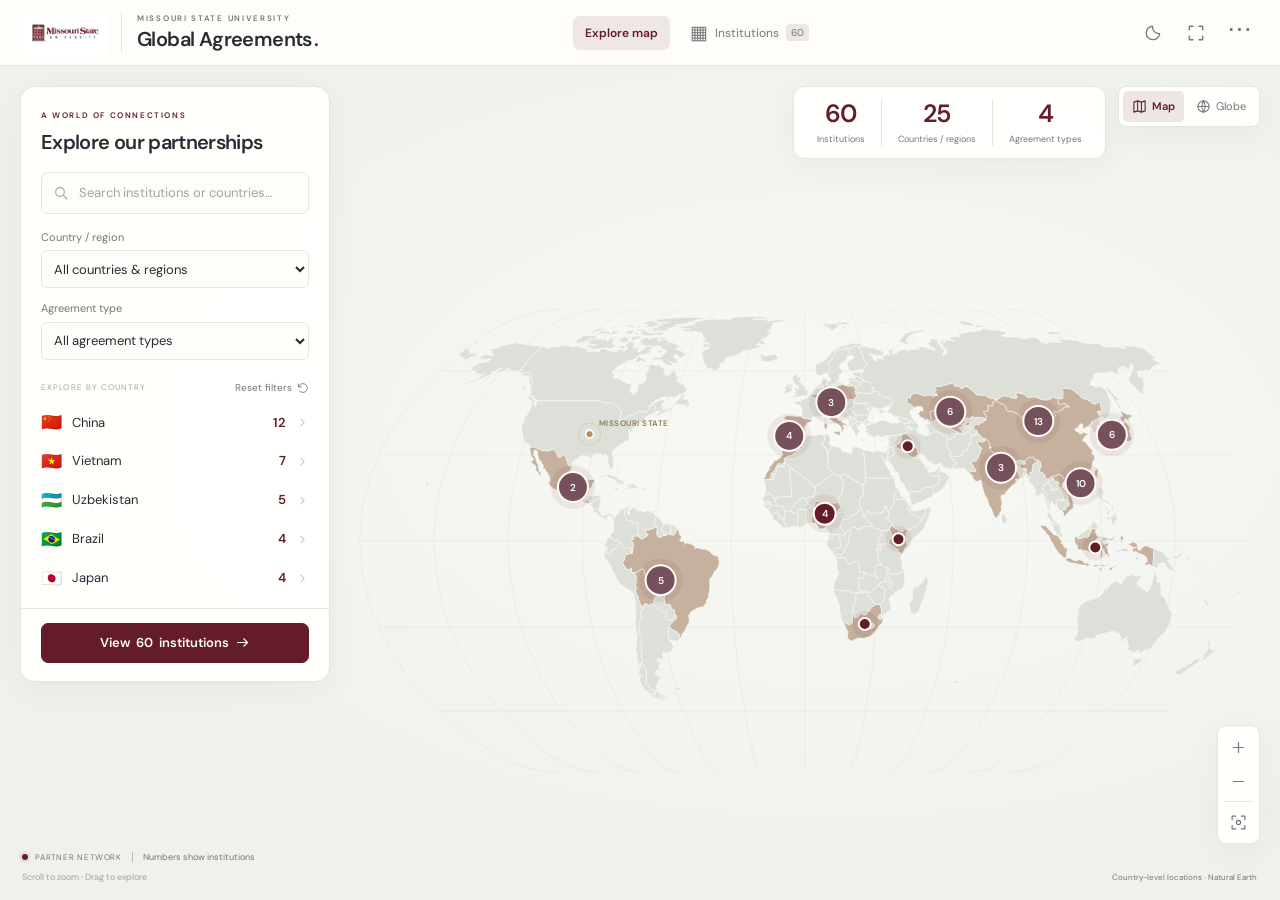
<file: index.html>
<!doctype html>
<html lang="en"><head><meta charset="utf-8"><meta name="viewport" content="width=device-width,initial-scale=1"><meta name="theme-color" content="#5e1827"><title>MSU Global Agreements · Explore our world</title><meta name="description" content="Explore Missouri State University's global partnerships on an interactive world map and globe. Discover institutions by country and agreement type."><link rel="stylesheet" href="style.css?v=atlas-5.1"><script defer src="assets/d3.min.js"></script><script defer src="assets/topojson.min.js"></script><script defer src="atlas-core.js?v=atlas-5.1"></script><script defer src="app.js?v=atlas-5.1"></script></head>
<body>
<a class="skip" href="#directory">Skip to institution directory</a>
<header class="app-header" id="app-header"><div class="brand"><img src="assets/msu-logo.png" width="700" height="395" alt="Missouri State University"><div><span class="brand-eyebrow">MISSOURI STATE UNIVERSITY</span><h1>Global Agreements<span>.</span></h1></div></div><nav class="main-nav" aria-label="Explore the directory"><button id="explore-nav" class="active" aria-pressed="true">Explore map</button><button id="directory-nav" aria-controls="directory" aria-expanded="false"><span class="nav-grid" aria-hidden="true">▦</span><span class="directory-nav-label">Institutions</span><span id="nav-count" class="nav-count">60</span></button></nav><div class="header-actions"><button id="theme" class="icon-button" aria-label="Switch to night theme" title="Switch to night theme"><span data-icon="moon"></span></button><button id="expand" class="icon-button" aria-label="Expand to full screen" title="Expand to full screen"><span data-icon="expand"></span></button><details id="tools-menu" class="tools-menu"><summary class="icon-button" aria-label="More options" title="More options">⋯</summary><div class="tools-popover"><button id="readability" aria-pressed="false">Aa &nbsp; Larger text</button><button id="export">Download public list ↓</button><a id="full-view" href="./" target="_blank" rel="noopener">Open full view ↗</a><button id="about">About this map</button></div></details></div></header>
<main class="atlas" id="atlas" aria-label="Interactive global agreements explorer">
<div class="map-canvas" id="map-canvas"><svg id="atlas-map" aria-label="World map of partner institutions by country"><title>MSU global partnership network</title><desc>Drag to explore, zoom in, or select a country to discover its partner institutions. Locations represent countries, not campuses.</desc></svg></div>
<div class="map-progress" id="map-progress" role="status"><span class="loading-orbit"></span><span>Bringing our world together…</span></div>
<button class="filter-launch" id="filters-toggle" aria-controls="explore-panel" aria-expanded="false"><span data-icon="search"></span><span>Search & filters</span><span id="filter-count" class="filter-count" hidden></span></button>
<div id="panel-backdrop" class="panel-backdrop" hidden></div>
<aside class="explore-panel floating-panel" id="explore-panel" aria-label="Explore institutions and countries"><div class="panel-heading"><div><span class="eyebrow">A WORLD OF CONNECTIONS</span><h2>Explore our partnerships</h2></div><button class="icon-button panel-close" id="filters-close" aria-label="Close search and filters"><span data-icon="x"></span></button></div><div class="filter-content"><label class="search-box"><span data-icon="search"></span><span class="sr-only">Search institutions or countries</span><input id="search" type="search" placeholder="Search institutions or countries…"></label><div class="select-row"><label>Country / region<select id="country"><option value="">All countries & regions</option></select></label><label>Agreement type<select id="agreement-type"><option value="">All agreement types</option></select></label></div><div id="active-filters" class="active-filters" aria-live="polite" hidden></div></div><div class="country-list-heading"><span>EXPLORE BY COUNTRY</span><button id="reset" class="text-button">Reset filters <span data-icon="reset"></span></button></div><div id="country-list" class="country-list"></div><div class="panel-footer"><button id="show-institutions" class="primary-button">View <span id="panel-count">60</span> institutions <span data-icon="arrow-right"></span></button></div></aside>
<div class="map-top-tools"><div class="network-stats floating-panel" aria-label="Current directory statistics"><div><strong id="institution-total">—</strong><span>Institutions</span></div><div><strong id="country-total">—</strong><span>Countries / regions</span></div><div><strong id="type-total">—</strong><span>Agreement types</span></div></div><div class="mode-switch floating-panel" role="group" aria-label="Map projection"><button id="mode-map" class="active" aria-pressed="true"><span data-icon="map"></span>Map</button><button id="mode-globe" aria-pressed="false"><span data-icon="globe"></span>Globe</button></div></div>
<div class="map-tooltip" id="map-tooltip" role="tooltip" hidden></div>
<div class="map-controls floating-panel" aria-label="Map controls"><button id="zoom-in" aria-label="Zoom in" title="Zoom in"><span data-icon="plus"></span></button><button id="zoom-out" aria-label="Zoom out" title="Zoom out"><span data-icon="minus"></span></button><span></span><button id="reset-map" aria-label="Return to world view" title="Return to world view"><span data-icon="scan"></span></button></div>
<div class="map-bottom-left"><div class="legend"><span class="legend-dot"></span><span>PARTNER NETWORK</span><i></i><span>Numbers show institutions</span></div><p id="map-hint">Scroll to zoom · Drag to explore</p></div><div class="map-attribution"><button id="map-info">Country-level locations · Natural Earth</button></div>
<section class="country-card floating-panel" id="country-card" aria-label="Selected country" hidden></section>
<aside id="directory" class="directory floating-panel" aria-label="Institution directory" hidden><div class="directory-heading"><div><span class="eyebrow">OUR GLOBAL NETWORK</span><h2>Partner institutions<span id="directory-count"></span></h2></div><button id="directory-close" class="icon-button" aria-label="Close directory and return to map"><span data-icon="x"></span></button></div><div class="directory-toolbar"><label class="search-box"><span data-icon="search"></span><span class="sr-only">Search institution directory</span><input id="directory-search" type="search" placeholder="Search this directory…"></label><div class="directory-context"><span id="directory-context">All countries · All agreement types</span><label><span class="sr-only">Sort institutions</span><select id="sort"><option value="source">Default order</option><option value="name">Institution A–Z</option><option value="country">Country A–Z</option></select></label></div></div><div class="directory-scroll" id="directory-scroll"><table class="institution-table"><thead><tr><th scope="col">Country / region</th><th scope="col">Partner institution</th><th scope="col">Agreement type</th></tr></thead><tbody id="rows"></tbody></table><div class="empty-state" id="empty" hidden><span data-icon="search"></span><h3>No matching institutions</h3><p>Try another search or clear your filters.</p><button id="empty-reset" class="primary-button">Clear filters</button></div></div><div class="pagination"><span id="page-status" aria-live="polite"></span><div><button id="prev" class="icon-button" aria-label="Previous page"><span data-icon="chevron-left"></span></button><button id="next" class="icon-button" aria-label="Next page"><span data-icon="chevron-right"></span></button></div></div></aside>
<div class="map-status sr-only" id="map-status" aria-live="polite"></div>
</main>
<dialog id="dialog"><div class="dialog-top"><h2 id="dialog-title"></h2><button id="dialog-close" class="icon-button" aria-label="Close dialog"><span data-icon="x"></span></button></div><div id="dialog-content"></div></dialog><div id="toast" role="status" hidden></div>
<noscript>Please enable JavaScript to explore the map and institution directory.</noscript>
</body></html>
</file>
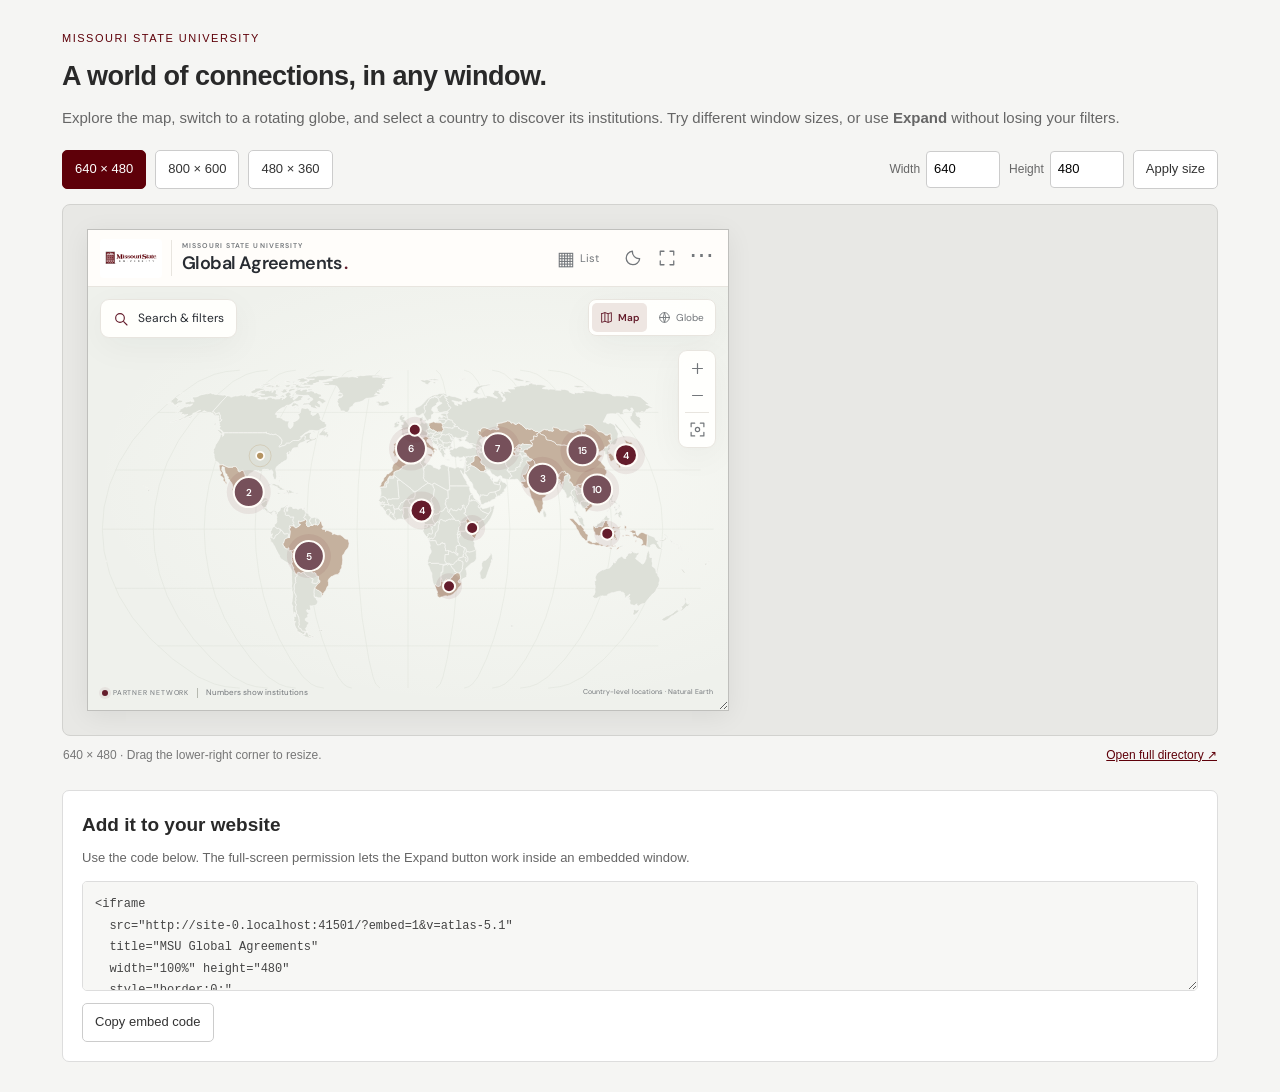
<file: embed-demo.html>
<!doctype html><html lang="en"><head><meta charset="utf-8"><meta name="viewport" content="width=device-width,initial-scale=1"><title>Embed Preview · Global Agreements</title><style>
*{box-sizing:border-box}body{margin:0;background:#f5f5f3;color:#292929;font:15px/1.6 Arial,Helvetica,sans-serif}main{max-width:1200px;margin:auto;padding:30px 22px}h1{font-size:27px;margin:0 0 8px;letter-spacing:-.5px}p{margin:0 0 20px;color:#666}.eyebrow{font-size:11px;color:#5e0009;letter-spacing:1.5px;margin-bottom:7px}.controls{display:flex;gap:9px;align-items:center;flex-wrap:wrap;margin-bottom:15px}button,input{font:inherit}button{cursor:pointer;border:1px solid #ccc;border-radius:5px;background:white;padding:8px 12px;color:#333;font-size:13px}button:hover,button.active{background:#5e0009;border-color:#5e0009;color:white}button:focus-visible,input:focus-visible,a:focus-visible,textarea:focus-visible{outline:3px solid #bc8835;outline-offset:3px}label{font-size:12px;color:#666;display:inline-flex;gap:6px;align-items:center}input{width:74px;padding:7px;border:1px solid #ccc;border-radius:4px;font-size:13px}.spacer{flex:1}.preview-area{overflow:auto;background:#e8e8e5;border:1px solid #d2d2cf;border-radius:8px;padding:24px;max-height:850px;min-height:320px}.frame-shell{box-sizing:content-box;width:640px;height:480px;min-width:300px;min-height:280px;resize:both;overflow:hidden;border:1px solid #bfbfbc;background:white;box-shadow:0 5px 25px #0001}iframe{border:0;display:block;width:100%;height:100%}.size-label{display:flex;justify-content:space-between;align-items:center;gap:15px;margin:10px 1px 25px;font-size:12px;color:#777}.size-label a{color:#5e0009}h2{font-size:19px;margin:0 0 8px}.embed-code{background:white;border:1px solid #ddd;border-radius:7px;padding:19px}textarea{display:block;width:100%;min-height:110px;resize:vertical;font:12px/1.8 monospace;padding:12px;background:#f7f7f5;color:#444;border:1px solid #ddd;border-radius:5px;margin:12px 0}.embed-code p{font-size:13px;margin:0}.copy-row{display:flex;gap:12px;align-items:center;font-size:12px;color:#666}@media(max-width:600px){main{padding:20px 14px}h1{font-size:24px}.controls{gap:7px}.controls button{font-size:11px;padding:7px 8px}.controls .spacer{display:none}input{width:62px}.preview-area{padding:12px}.size-label{font-size:11px}.embed-code{padding:15px}}
</style></head><body><main><p class="eyebrow">MISSOURI STATE UNIVERSITY</p><h1>A world of connections, in any window.</h1><p>Explore the map, switch to a rotating globe, and select a country to discover its institutions. Try different window sizes, or use <strong>Expand</strong> without losing your filters.</p><div class="controls"><button data-size="640,480" class="active">640 × 480</button><button data-size="800,600">800 × 600</button><button data-size="480,360">480 × 360</button><span class="spacer"></span><label>Width <input type="number" min="300" max="2000" id="width" value="640"></label><label>Height <input type="number" min="280" max="1400" id="height" value="480"></label><button id="apply">Apply size</button></div><div class="preview-area"><div class="frame-shell" id="frame-shell"><iframe id="preview" src="./?embed=1&v=atlas-5.1" title="MSU Global Agreements preview" allow="fullscreen" allowfullscreen></iframe></div></div><div class="size-label"><span id="size-label">640 × 480 · Drag the lower-right corner to resize.</span><a href="./" target="_blank" rel="noopener">Open full directory ↗</a></div><section class="embed-code"><h2>Add it to your website</h2><p>Use the code below. The full-screen permission lets the Expand button work inside an embedded window.</p><textarea id="embed-code" readonly aria-label="HTML embed code"></textarea><div class="copy-row"><button id="copy">Copy embed code</button><span id="copy-status" role="status"></span></div></section></main><script>
const $=s=>document.querySelector(s);const url=new URL('./?embed=1&v=atlas-5.1',location.href).href;function updateCode(){$('#embed-code').value='<iframe\n  src="'+url+'"\n  title="MSU Global Agreements"\n  width="100%" height="'+Math.round($('#preview').getBoundingClientRect().height||480)+'"\n  style="border:0;"\n  allow="fullscreen" allowfullscreen>\n</iframe>';}
function apply(w,h){w=Math.max(300,Math.min(2000,Number(w)||640));h=Math.max(280,Math.min(1400,Number(h)||480));$('#frame-shell').style.width=w+'px';$('#frame-shell').style.height=h+'px';$('#width').value=w;$('#height').value=h;document.querySelectorAll('[data-size]').forEach(b=>b.classList.toggle('active',b.dataset.size===w+','+h));updateCode();}document.querySelectorAll('[data-size]').forEach(b=>b.onclick=()=>apply(...b.dataset.size.split(',')));$('#apply').onclick=()=>apply($('#width').value,$('#height').value);function measure(){const r=$('#preview').getBoundingClientRect();$('#width').value=Math.round(r.width);$('#height').value=Math.round(r.height);document.querySelectorAll('[data-size]').forEach(b=>b.classList.toggle('active',b.dataset.size===Math.round(r.width)+','+Math.round(r.height)));$('#size-label').textContent=Math.round(r.width)+' × '+Math.round(r.height)+' · Drag the lower-right corner to resize.';updateCode();}if(window.ResizeObserver)new ResizeObserver(measure).observe($('#frame-shell'));else window.addEventListener('resize',measure);$('#copy').onclick=async()=>{try{await navigator.clipboard.writeText($('#embed-code').value);$('#copy-status').textContent='Embed code copied.';}catch{$('#embed-code').focus();$('#embed-code').select();$('#copy-status').textContent='Code selected. Copy it to paste into your page.';}};updateCode();
</script></body></html>
</file>
<file: style.css>
@font-face{font-family:DM Sans;src:url('assets/dm-sans-0.ttf') format('truetype');font-style:normal;font-weight:400;font-display:swap}@font-face{font-family:DM Sans;src:url('assets/dm-sans-2.ttf') format('truetype');font-style:normal;font-weight:600;font-display:swap}@font-face{font-family:DM Sans;src:url('assets/dm-sans-3.ttf') format('truetype');font-style:normal;font-weight:700;font-display:swap}
:root{--wine:#641c2b;--wine-deep:#40101c;--ink:#282c32;--muted:#73777b;--soft:#a1a4a5;--paper:#fffdfa;--panel:rgba(255,255,253,.95);--line:#e8e5df;--map-bg:#eff1ec;--land:#dde0d8;--border:#f7f8f4;--partner:#c5b19e;--selected:#8b4552;--ocean-light:#f8f9f4;--ocean-dark:#dce2d6;--gold:#b49362;--shadow:0 9px 35px #20292e0b,0 1px 4px #20292e05;--font:'DM Sans',Arial,Helvetica,sans-serif;--header:66px;color-scheme:light}
*{box-sizing:border-box}html{height:100%;height:100dvh}body{height:100%;margin:0;background:var(--map-bg);font:15px/1.6 var(--font);color:var(--ink);overflow:hidden;-webkit-font-smoothing:antialiased}button,input,select{font:inherit}button{cursor:pointer}button:disabled{opacity:.35;cursor:not-allowed}a{color:var(--wine)}button,a,input,select,[tabindex]{outline-offset:3px}button:focus-visible,a:focus-visible,input:focus-visible,select:focus-visible,[tabindex]:focus-visible{outline:3px solid var(--gold)}[hidden]{display:none!important}button{color:inherit}svg.icon{width:18px;height:18px;display:block;flex:none;stroke-width:1.7}[data-icon]{display:inline-flex;align-items:center;justify-content:center;flex:none}.sr-only,.skip:not(:focus){position:absolute;overflow:hidden;width:1px;height:1px;clip-path:inset(50%)}.skip:focus{position:fixed;top:8px;left:12px;z-index:100;background:var(--paper);padding:10px 15px}.app-header{height:var(--header);display:flex;align-items:center;justify-content:space-between;gap:20px;background:var(--paper);border-bottom:1px solid var(--line);padding:0 24px;position:relative;z-index:25}.brand{display:flex;align-items:center;gap:14px;min-width:0}.brand>img{display:block;width:83px;height:46px;object-fit:contain;background:white;border-radius:4px}.brand>div{border-left:1px solid var(--line);padding-left:15px;min-width:0}.brand-eyebrow{font-size:8px;letter-spacing:1.7px;font-weight:600;color:var(--muted);display:block;line-height:1.6}.brand h1{font-size:20px;line-height:1.4;letter-spacing:-.6px;font-weight:600;margin:0;white-space:nowrap}.brand h1>span{color:var(--wine);margin-left:2px}.main-nav{display:flex;align-items:center;gap:8px;margin-left:auto;margin-right:auto;padding-right:60px}.main-nav>button{font-size:12px;line-height:1.5;display:flex;align-items:center;gap:7px;padding:8px 12px;border:0;background:none;color:var(--muted);border-radius:7px}.main-nav>button.active{background:#eee7e5;color:var(--wine);font-weight:600}.main-nav>button:hover{color:var(--wine);background:var(--line)}.nav-grid{font-size:19px;line-height:1}.nav-count{font-size:10px;padding:1px 5px;background:#ebe8e2;border-radius:4px;color:#80726b}.header-actions{display:flex;align-items:center;gap:9px;flex:none}.icon-button{width:34px;height:34px;display:inline-flex;align-items:center;justify-content:center;flex:none;border:1px solid transparent;background:transparent;border-radius:7px;color:var(--muted);padding:0}.icon-button:hover{background:var(--line);color:var(--wine)}.tools-menu{position:relative}.tools-menu>summary{list-style:none;cursor:pointer;font-size:25px;line-height:1;padding-bottom:8px}.tools-menu>summary::-webkit-details-marker{display:none}.tools-popover{position:absolute;right:0;top:calc(100% + 10px);min-width:200px;background:var(--paper);border:1px solid var(--line);border-radius:9px;box-shadow:var(--shadow);padding:5px;z-index:60}.tools-popover button,.tools-popover a{width:100%;display:block;border:0;background:none;text-align:left;text-decoration:none;padding:10px;color:var(--ink);font-size:12px;border-radius:5px}.tools-popover button:hover,.tools-popover a:hover{background:var(--line);color:var(--wine)}.atlas{height:calc(100% - var(--header));position:relative;isolation:isolate;overflow:hidden;background:var(--map-bg);background-image:radial-gradient(ellipse at 65% 45%,var(--ocean-light),transparent 70%)}.map-canvas{position:absolute;inset:0;overflow:hidden}.map-canvas>svg{height:100%;width:100%;display:block;cursor:grab;touch-action:none}.map-canvas>svg:active{cursor:grabbing}.floating-panel{background:var(--panel);border:1px solid var(--line);box-shadow:var(--shadow);backdrop-filter:blur(16px)}.explore-panel{position:absolute;left:20px;top:20px;width:310px;max-height:calc(100% - 68px);border-radius:15px;display:flex;flex-direction:column;overflow:hidden;z-index:10}.panel-heading{display:flex;align-items:flex-start;justify-content:space-between;gap:10px;padding:22px 20px 16px;flex:none}.eyebrow{display:block;font-size:8px;letter-spacing:1.6px;color:var(--wine);font-weight:600;line-height:1.7}.panel-heading h2{font-size:20px;letter-spacing:-.65px;font-weight:600;line-height:1.4;margin:5px 0 0}.panel-close{display:none;width:28px;height:28px;margin-top:1px}.filter-content{padding:0 20px;flex:none}.search-box{display:flex;align-items:center;gap:8px;background:var(--paper);border:1px solid var(--line);border-radius:7px;padding:0 11px;height:42px;min-width:0}.search-box:focus-within{border-color:var(--wine);box-shadow:0 0 0 1px var(--wine)}.search-box [data-icon]{color:var(--soft)}.search-box svg{height:16px;width:16px}.search-box input{width:100%;min-width:0;background:none;border:0;outline:none;color:var(--ink);font-size:12px;height:40px}.search-box input::placeholder{color:var(--soft)}.select-row{display:grid;gap:12px;margin-top:15px}.select-row label{font-size:10px;color:var(--muted);display:block;line-height:1.5}.select-row select{display:block;margin-top:5px;background:var(--paper);border:1px solid var(--line);border-radius:6px;min-height:38px;width:100%;padding:7px 8px;color:var(--ink);font-size:12px;cursor:pointer;text-overflow:ellipsis}.select-row select option{background:var(--paper);color:var(--ink)}.active-filters{display:flex;gap:5px;flex-wrap:wrap;padding-top:10px;max-height:75px;overflow:auto}.filter-chip{font-size:10px;color:var(--wine);background:#f3e6e6;border:1px solid #e7d4d6;border-radius:4px;padding:3px 6px;text-align:left;max-width:100%;white-space:nowrap;overflow:hidden;text-overflow:ellipsis}.country-list-heading{display:flex;align-items:center;justify-content:space-between;gap:10px;font-size:8px;letter-spacing:1.1px;color:var(--soft);padding:20px 20px 8px;flex:none}.text-button{border:0;background:none;padding:0;font-size:10px;color:var(--muted);display:inline-flex;align-items:center;gap:5px;letter-spacing:0}.text-button svg{height:12px;width:12px}.text-button:hover{color:var(--wine)}.country-list{overflow:auto;min-height:52px;max-height:204px;padding:0 10px 4px;overscroll-behavior:contain;scrollbar-width:thin;scrollbar-color:#cfc7c0 transparent}.country-row{display:flex;width:100%;align-items:center;gap:10px;border:0;border-radius:7px;background:none;text-align:left;padding:9px 10px;font-size:12px;color:var(--ink)}.country-row:hover,.country-row.selected{background:#efe7e4;color:var(--wine)}.country-flag{font-size:17px;line-height:1;flex:none;min-width:21px}.country-row>strong{margin-left:auto;font-size:12px;font-weight:600;color:var(--wine)}.country-row svg{width:13px;height:13px;color:var(--soft)}.panel-footer{padding:14px 20px 18px;flex:none;border-top:1px solid var(--line)}.primary-button{border:1px solid var(--wine);background:var(--wine);color:white;display:flex;align-items:center;justify-content:center;gap:6px;min-height:40px;padding:9px 13px;border-radius:7px;font-size:12px;font-weight:600;line-height:1.5}.primary-button:hover{background:#7b3040;border-color:#7b3040}.panel-footer>.primary-button{width:100%}.primary-button svg{width:15px;height:15px;margin-left:auto}.panel-footer .primary-button>span#panel-count{margin-left:0}.filter-launch{position:absolute;left:12px;top:12px;display:none;align-items:center;gap:9px;min-height:39px;padding:9px 12px;border:1px solid var(--line);border-radius:9px;background:var(--panel);box-shadow:var(--shadow);color:var(--ink);font-size:12px;z-index:10;backdrop-filter:blur(15px)}.filter-launch svg{height:16px;width:16px;color:var(--wine)}.filter-count{min-width:17px;height:17px;background:var(--wine);color:white;font-size:10px;display:grid;place-items:center;border-radius:50%}.panel-backdrop{position:absolute;inset:0;background:#17202a35;backdrop-filter:blur(2px);z-index:18}.map-top-tools{position:absolute;top:20px;right:20px;display:flex;align-items:flex-start;gap:12px;z-index:8}.network-stats{display:flex;gap:0;padding:12px 7px;border-radius:12px}.network-stats>div{padding:0 16px;text-align:center;min-width:75px;border-right:1px solid var(--line)}.network-stats>div:last-child{border:0}.network-stats strong{font-size:25px;line-height:1.2;font-weight:600;letter-spacing:-.8px;display:block;color:var(--wine);font-variant-numeric:tabular-nums}.network-stats span{display:block;color:var(--muted);font-size:8px;margin-top:3px;white-space:nowrap}.mode-switch{display:flex;gap:3px;padding:4px;border-radius:8px}.mode-switch>button{border:0;background:none;color:var(--muted);border-radius:5px;min-height:31px;padding:5px 9px;display:flex;align-items:center;gap:5px;font-size:11px}.mode-switch>button.active{background:#eee6e2;color:var(--wine);font-weight:600}.mode-switch>button:hover{color:var(--wine)}.mode-switch svg{width:15px;height:15px}.map-controls{position:absolute;right:20px;bottom:56px;padding:4px;display:flex;flex-direction:column;border-radius:9px;z-index:9}.map-controls>button{display:grid;place-items:center;border:0;border-radius:5px;width:33px;height:34px;background:none;color:var(--muted)}.map-controls>button:hover{background:var(--line);color:var(--wine)}.map-controls svg{height:17px;width:17px}.map-controls>span{height:1px;background:var(--line);margin:3px 2px}.map-bottom-left{position:absolute;bottom:16px;left:22px;pointer-events:none;color:var(--muted);z-index:5}.legend{display:flex;align-items:center;gap:7px;font-size:8px;letter-spacing:.8px}.legend-dot{height:6px;width:6px;border-radius:50%;background:var(--wine);box-shadow:0 0 0 3px #641c2b10}.legend>i{height:10px;width:1px;background:#b6b9b0;margin:0 3px}.legend>span:last-child{font-size:9px;letter-spacing:0}.map-bottom-left p{font-size:9px;margin:5px 0 0;color:var(--soft)}.map-attribution{position:absolute;right:20px;bottom:13px;z-index:5}.map-attribution button{font-size:8px;color:var(--muted);border:0;background:none;padding:3px}.map-attribution button:hover{color:var(--wine)}.map-tooltip{position:absolute;z-index:12;background:var(--panel);border:1px solid var(--line);padding:10px 13px;border-radius:8px;box-shadow:var(--shadow);font-size:11px;pointer-events:none;max-width:260px}.map-tooltip strong{display:block;font-size:13px;font-weight:600}.map-tooltip span{display:block;color:var(--muted);font-size:10px;margin-top:3px}.map-progress{position:absolute;inset:0;background:var(--map-bg);display:flex;align-items:center;justify-content:center;flex-direction:column;gap:15px;color:var(--muted);font-size:13px;z-index:6}.loading-orbit{height:36px;width:36px;border:1px solid var(--line);border-top-color:var(--wine);border-radius:50%;animation:spin 1.1s linear infinite}@keyframes spin{to{transform:rotate(360deg)}}
.ocean{fill:url(#ocean-gradient);stroke:#c9d0c2;stroke-width:1;pointer-events:none}.globe-outline{fill:none;stroke:#a9b7a2;stroke-width:1;opacity:.5;pointer-events:none}.globe-shadow{fill:#69745d;opacity:.07;filter:blur(15px);pointer-events:none}.graticule{fill:none;stroke:#adb7a5;stroke-width:.6;opacity:.23;pointer-events:none;vector-effect:non-scaling-stroke}.country{fill:var(--land);stroke:var(--border);stroke-width:.65;stroke-linejoin:round;vector-effect:non-scaling-stroke;outline:none}.country.partner{fill:var(--partner);cursor:pointer;transition:fill .18s}.country.partner:hover,.country.partner:focus-visible{fill:#b0877e;stroke:var(--wine);stroke-width:1.2}.country.selected{fill:var(--selected);stroke:#7a3546;stroke-width:1.25}.connection{fill:none;stroke:var(--gold);stroke-width:1.5;stroke-dasharray:4 5;opacity:.8;vector-effect:non-scaling-stroke;pointer-events:none;animation:travel 30s linear infinite}@keyframes travel{to{stroke-dashoffset:-180}}.point{cursor:pointer;outline:none}.marker-halo{fill:var(--wine);opacity:.08;pointer-events:none}.marker-core{fill:var(--wine);stroke:#fffdf8;stroke-width:2}.point.cluster .marker-core{fill:#76505a}.point.selected .marker-halo{opacity:.2}.point:hover .marker-halo,.point:focus-visible .marker-halo{opacity:.24}.point:hover .marker-core,.point:focus-visible .marker-core{fill:#a56d3c;stroke-width:2.5}.marker-hit{fill:transparent;stroke:none}.marker-count{font:600 10px var(--font);fill:white;dominant-baseline:central;text-anchor:middle;pointer-events:none}.home-dot{fill:var(--gold);stroke:var(--paper);stroke-width:1.7}.home-label{font:600 8px var(--font);fill:#8f795a;letter-spacing:.5px;pointer-events:none}.home-pulse{fill:none;stroke:var(--gold);stroke-width:1;opacity:.25}.home-marker{pointer-events:none}.country-card{position:absolute;right:76px;bottom:24px;width:320px;max-height:calc(100% - 125px);border-radius:15px;overflow:auto;z-index:10;animation:card-in .25s ease;scrollbar-width:thin}@keyframes card-in{from{opacity:0;transform:translateY(10px)}to{opacity:1;transform:none}}.country-card-top{display:flex;justify-content:space-between;align-items:center;gap:10px;padding:18px 20px 0}.country-card-top .icon-button{width:26px;height:26px}.country-title{display:flex;align-items:center;gap:11px;padding:0 20px}.country-title .country-flag{font-size:25px}.country-title h2{font-family:Georgia,'Times New Roman',serif;font-weight:400;letter-spacing:-.7px;font-size:34px;line-height:1.2;margin:3px 0 0}.country-card-subtitle{padding:0 20px;color:var(--muted);font-size:11px;margin:7px 0 14px}.public-type-tags{display:flex;gap:5px;flex-wrap:wrap;padding:0 20px}.public-type-tags>span{font-size:8px;line-height:1.5;border:1px solid var(--line);background:var(--paper);color:var(--muted);padding:3px 6px;border-radius:4px}.country-preview{padding:13px 20px 0;margin-top:14px;border-top:1px solid var(--line)}.preview-item{display:flex;align-items:center;gap:12px;width:100%;padding:8px 0;background:none;border:0;text-align:left;color:var(--ink);font-size:12px;line-height:1.6}.preview-item:hover{color:var(--wine)}.preview-item>svg{width:13px;height:13px;margin-left:auto;flex:none;color:var(--soft)}.country-card-footer{padding:14px 20px 18px}.country-card-footer .primary-button{width:100%}.directory{position:absolute;right:18px;top:18px;bottom:18px;width:520px;max-width:calc(100% - 36px);display:flex;flex-direction:column;border-radius:15px;overflow:hidden;z-index:20;animation:directory-in .28s ease}@keyframes directory-in{from{opacity:0;transform:translateX(20px)}to{opacity:1;transform:none}}.directory-heading{display:flex;align-items:center;justify-content:space-between;gap:12px;padding:22px 22px 16px;flex:none}.directory-heading h2{font-size:23px;font-weight:600;letter-spacing:-.8px;line-height:1.3;margin:4px 0 0}.directory-heading h2>span{font-size:11px;font-weight:400;letter-spacing:0;vertical-align:middle;background:var(--line);color:var(--muted);border-radius:15px;padding:3px 7px;margin-left:7px}.directory-toolbar{padding:0 22px 12px;border-bottom:1px solid var(--line);flex:none}.directory-toolbar .search-box{height:39px}.directory-toolbar .search-box input{height:37px;font-size:13px}.directory-context{display:flex;align-items:center;gap:12px;justify-content:space-between;margin-top:12px;color:var(--muted);font-size:9px}.directory-context>span{white-space:nowrap;overflow:hidden;text-overflow:ellipsis}.directory-context select{font-size:10px;color:var(--muted);border:1px solid var(--line);padding:5px;background:var(--paper);border-radius:4px;max-width:133px}.directory-scroll{flex:1;min-height:0;overflow:auto;overscroll-behavior:contain;scrollbar-width:thin;scrollbar-color:#cfc7c0 transparent}.institution-table{width:100%;border-collapse:separate;border-spacing:0;table-layout:fixed;text-align:left}.institution-table th{padding:10px 14px;font-size:9px;font-weight:600;line-height:1.5;color:var(--muted);background:var(--paper);border-bottom:1px solid var(--line);position:sticky;top:0;z-index:1}.institution-table th:first-child{width:20%}.institution-table th:nth-child(2){width:43%}.institution-table th:last-child{width:37%}.institution-table td{padding:15px 14px;font-size:11px;line-height:1.8;border-bottom:1px solid var(--line);vertical-align:top;overflow-wrap:anywhere}.institution-table td:first-child{color:var(--muted);font-size:11px}.institution-table tr:hover{background:#f5eeea}.institution-button{color:var(--wine);font-size:14px;line-height:1.65;text-align:left;border:0;background:none;padding:0;font-weight:600;text-decoration:underline;text-decoration-color:#ddc4c6;text-underline-offset:3px;overflow-wrap:anywhere}.agreement-label{display:block;font-size:11px;color:var(--muted);line-height:1.8}.pagination{display:flex;align-items:center;justify-content:space-between;gap:10px;padding:11px 18px;font-size:10px;color:var(--muted);flex:none;border-top:1px solid var(--line)}.pagination>div{display:flex;gap:5px}.pagination .icon-button{height:29px;width:29px;border:1px solid var(--line)}.empty-state{text-align:center;padding:45px 20px}.empty-state>span{color:var(--wine);margin-bottom:10px}.empty-state svg{width:27px;height:27px}.empty-state h3{font-size:19px;font-weight:600;margin:4px 0 8px}.empty-state p{font-size:12px;color:var(--muted);margin:0 0 18px}.empty-state .primary-button{margin:0 auto}dialog{width:600px;max-width:calc(100vw - 28px);max-height:calc(100dvh - 28px);padding:0;border:1px solid var(--line);border-radius:14px;background:var(--paper);color:var(--ink);box-shadow:0 20px 70px #0003;overflow:auto;overscroll-behavior:contain}dialog::backdrop{background:#1a222660;backdrop-filter:blur(4px)}.dialog-top{display:flex;align-items:center;justify-content:space-between;gap:15px;position:sticky;top:0;background:var(--paper);border-bottom:1px solid var(--line);padding:19px 22px;z-index:1}.dialog-top h2{font-size:23px;line-height:1.45;letter-spacing:-.6px;margin:0;font-weight:600}.dialog-top .icon-button{flex:none}.dialog-top .icon-button svg{width:19px;height:19px}#dialog-content{padding:22px;font-size:14px;line-height:1.9}#dialog-content p{margin:0 0 15px}#dialog-content dl{display:grid;gap:20px;margin:0}dt{font-size:11px;color:var(--muted)}dd{margin:4px 0 0;font-size:16px}.public-type{display:block;font-size:14px}.modal-filter{margin-top:22px}#toast{position:fixed;bottom:24px;left:50%;transform:translateX(-50%);border:1px solid var(--line);border-radius:8px;background:var(--paper);color:var(--ink);box-shadow:var(--shadow);font-size:12px;line-height:1.7;max-width:calc(100vw - 24px);padding:11px 16px;z-index:80}body.directory-open .country-card{display:none}body.large .institution-button,body.large .preview-item{font-size:17px}body.large .agreement-label,body.large .institution-table td:first-child{font-size:13px}body.large .search-box input,body.large .select-row select{font-size:15px}body.large #dialog-content{font-size:17px}body.large .country-row{font-size:15px}
body[data-theme=night]{--wine:#e0a6b4;--wine-deep:#e8bbab;--ink:#f0efeb;--muted:#a7afb8;--soft:#6b7784;--paper:#202733;--panel:rgba(29,36,47,.95);--line:#35404d;--map-bg:#141c28;--land:#2d3845;--border:#1a2330;--partner:#725c64;--selected:#b4828e;--ocean-light:#253347;--ocean-dark:#111b2c;--gold:#c5a77f;--shadow:0 9px 35px #0002;color-scheme:dark}body[data-theme=night] .brand>img{background:#fffdfa}body[data-theme=night] .main-nav>button.active,body[data-theme=night] .mode-switch>button.active,body[data-theme=night] .country-row:hover,body[data-theme=night] .country-row.selected{background:#44303b;color:#e6b4c1}body[data-theme=night] .nav-count{background:#38434f;color:#c9c9bf}body[data-theme=night] .filter-chip{background:#44303b;border-color:#624250;color:#e6b4c1}body[data-theme=night] .primary-button{background:#8d4257;border-color:#8d4257;color:white}body[data-theme=night] .primary-button:hover{background:#a2576a}body[data-theme=night] .institution-table tr:hover{background:#2c2c39}body[data-theme=night] .country.partner:hover{fill:#b28988;stroke:#e2adbb}body[data-theme=night] .country.selected{stroke:#e2adbb}body[data-theme=night] .marker-core{fill:#d69aaa;stroke:#253040}body[data-theme=night] .point.cluster .marker-core{fill:#957080}body[data-theme=night] .marker-count{fill:#241b22}body[data-theme=night] .graticule{stroke:#69809a;opacity:.24}body[data-theme=night] .ocean{stroke:#46596b}body[data-theme=night] .globe-outline{stroke:#526a81}body[data-theme=night] .globe-shadow{fill:black;opacity:.3}body[data-theme=night] .legend-dot{background:#d69aaa}body[data-theme=night] .atlas.globe-mode:before{content:'';position:absolute;inset:0;background-image:radial-gradient(#8995a7 0.6px,transparent .9px),radial-gradient(#aab3be .5px,transparent .8px);background-size:113px 107px,173px 181px;background-position:17px 29px,61px 7px;opacity:.2;pointer-events:none}
body.compact{--header:57px}.compact .app-header{padding:0 12px;gap:12px}.compact .brand{gap:9px}.compact .brand>img{width:62px;height:39px}.compact .brand>div{padding-left:10px}.compact .brand h1{font-size:18px}.compact .brand-eyebrow{font-size:7px;letter-spacing:1.1px}.compact .main-nav{margin:0 0 0 auto;padding:0;gap:0}.compact #explore-nav{display:none}.compact .main-nav>button{padding:5px 7px;font-size:11px;gap:5px}.compact .header-actions{gap:4px}.compact .header-actions .icon-button{width:30px;height:32px}.compact .nav-count{display:none}.compact .directory-nav-label{font-size:0}.compact .directory-nav-label:after{content:'List';font-size:11px}.compact .explore-panel{display:none;position:absolute;top:10px;left:10px;bottom:10px;width:min(340px,calc(100% - 20px));max-height:none;z-index:25;border-radius:13px}.compact.filters-open .explore-panel{display:flex}.compact .panel-close{display:inline-flex}.compact .filter-launch{display:flex}.compact .network-stats{display:none}.compact .map-top-tools{top:12px;right:12px}.compact .mode-switch{padding:3px}.compact .mode-switch>button{font-size:10px;padding:5px 8px;min-height:29px}.compact .mode-switch svg{height:13px;width:13px}.compact .map-controls{right:12px;bottom:44px}.compact .map-controls>button{width:29px;height:31px}.compact .map-bottom-left{left:14px;bottom:11px}.compact .legend{font-size:7px;gap:5px}.compact .legend>span:last-child{font-size:8px}.compact .map-bottom-left p{font-size:8px;margin-top:3px}.compact .map-attribution{right:12px;bottom:9px}.compact .map-attribution button{font-size:7px}.compact .country-card{left:12px;right:12px;bottom:12px;width:auto;max-height:180px;border-radius:13px}.compact .country-card-top{padding:11px 16px 0}.compact .country-card-top .eyebrow{font-size:7px}.compact .country-title{padding:0 16px;gap:8px}.compact .country-title h2{font-size:27px;line-height:1.2;margin-top:0}.compact .country-title .country-flag{font-size:21px}.compact .country-card-subtitle{padding:0 16px;font-size:10px;margin:4px 0 0}.compact .country-preview,.compact .public-type-tags{display:none}.compact .country-card-footer{padding:10px 16px 13px}.compact .country-card-footer .primary-button{min-height:34px;font-size:11px;padding:7px 12px}.compact.has-selection .map-controls{bottom:190px}.compact.has-selection .map-bottom-left,.compact.has-selection .map-attribution{display:none}.compact .directory{inset:9px;width:auto;max-width:none;border-radius:12px;z-index:25}.compact .directory-heading{padding:18px 18px 13px}.compact .directory-heading h2{font-size:22px}.compact .directory-toolbar{padding:0 18px 12px}.compact.directory-open .panel-backdrop{z-index:18}.compact .panel-heading{padding:17px 18px 12px}.compact .filter-content{padding:0 18px}.compact .panel-heading h2{font-size:20px}.compact .country-list-heading{padding:14px 18px 7px}.compact .country-list{flex:1;min-height:35px;max-height:none}.compact .panel-footer{padding:11px 18px 14px}.compact .select-row{margin-top:12px;gap:10px}.compact .select-row select{min-height:37px}.compact .search-box{height:39px}.compact .search-box input{height:37px}.compact .map-tooltip{max-width:190px;font-size:10px}.compact .map-tooltip strong{font-size:12px}
@media(max-width:480px){.compact .app-header{padding:0 9px;gap:7px}.compact .brand>img{display:none}.compact .brand>div{border-left:0;padding:0}.compact .brand h1{font-size:17px}.compact .brand-eyebrow{font-size:6px;letter-spacing:1.3px}.compact .header-actions{gap:2px}.compact .main-nav>button{padding:4px}.compact .nav-grid{font-size:21px}.compact .directory-nav-label{display:none}.compact .header-actions .icon-button{width:28px}.compact .filter-launch{top:10px;left:10px;font-size:11px;min-height:36px;padding:8px 10px;gap:7px}.compact .filter-launch svg{width:14px;height:14px}.compact .mode-switch>button{font-size:9px;padding:5px 7px;min-height:28px}.compact .mode-switch>button svg{width:12px;height:12px}.compact .map-top-tools{top:10px;right:10px}.compact .map-bottom-left .legend>i,.compact .map-bottom-left .legend>span:last-child{display:none}.compact .map-attribution{right:9px}.compact .map-controls{right:10px;bottom:40px}.compact .directory-heading{padding:16px 15px 12px}.compact .directory-heading h2{font-size:21px}.compact .directory-toolbar{padding:0 15px 11px}.institution-table,.institution-table tbody{display:block;table-layout:auto;width:100%}.institution-table thead{position:absolute;width:1px;height:1px;overflow:hidden;clip-path:inset(50%)}.institution-table tbody tr{display:grid;grid-template-columns:minmax(0,1fr) minmax(92px,.6fr);gap:3px 9px;padding:12px 15px;border-bottom:1px solid var(--line)}.institution-table td{display:block;padding:0;border:0;width:auto!important}.institution-table td:first-child{grid-column:1;grid-row:2;font-size:10px}.institution-table td:nth-child(2){grid-column:1;grid-row:1}.institution-table td:last-child{grid-column:2;grid-row:1/3;align-self:center}.institution-button{font-size:15px}.agreement-label{font-size:10px}.directory-context{font-size:8px}.directory-context select{font-size:9px;max-width:110px}.pagination{padding:9px 15px}.pagination .icon-button{height:28px;width:28px}dialog{position:fixed;inset:0;margin:0;max-width:100vw;width:100vw;max-height:100dvh;height:100dvh;border:0;border-radius:0}.dialog-top{padding:16px}.dialog-top h2{font-size:21px}#dialog-content{padding:20px 17px}.compact.large .institution-button{font-size:18px}.compact.large .agreement-label{font-size:13px}}
@media(max-height:480px){.compact .map-controls{top:63px;bottom:auto}.compact.has-selection .map-controls{top:63px;bottom:auto}.compact .map-controls>button{height:27px;width:28px}.compact .country-card{max-height:130px;bottom:8px}.compact .country-card-top{padding-top:7px}.compact .country-card-top>.eyebrow{display:none}.compact .country-title h2{font-size:24px}.compact .country-card-subtitle{margin:1px 0 0}.compact .country-card-footer{padding:7px 16px 10px}.compact .country-card-footer .primary-button{min-height:30px;padding:5px 10px}.compact .panel-heading{padding-top:12px;padding-bottom:9px}.compact .panel-heading .eyebrow{display:none}.compact .panel-heading h2{font-size:18px;margin:0}.compact .filter-content{flex:none}.compact .select-row{grid-template-columns:1fr 1fr;gap:8px;margin-top:10px}.compact .select-row label{font-size:9px}.compact .select-row select{font-size:11px;min-height:34px;margin-top:3px}.compact .country-list-heading{padding-top:11px}.compact .country-list{min-height:0}.compact .panel-footer{padding-top:9px;padding-bottom:10px}.compact .panel-footer .primary-button{min-height:34px;font-size:11px}.compact .directory-heading{padding-top:12px;padding-bottom:10px}.compact .directory-heading .eyebrow{display:none}.compact .directory-heading h2{font-size:20px}.compact .directory-context{margin-top:8px}.compact .directory-toolbar{padding-bottom:9px}.compact .pagination{padding-top:7px;padding-bottom:7px}.compact .map-bottom-left p{display:none}}
@media(prefers-reduced-motion:reduce){*,*:before,*:after{animation:none!important;transition:none!important;scroll-behavior:auto!important}}
@media print{html,body{height:auto;overflow:visible;background:white;color:black}.app-header{position:static;background:white}.header-actions,.main-nav,.explore-panel,.filter-launch,.map-top-tools,.map-controls,.map-bottom-left,.map-attribution,.country-card,.panel-backdrop,#toast,.map-tooltip,dialog{display:none!important}.atlas{height:auto;overflow:visible;background:white}.map-canvas{position:relative;height:300px}.directory,.compact .directory{display:block!important;position:static;inset:auto;width:100%;max-width:100%;border:0;box-shadow:none;background:white;margin-top:20px}.directory-heading{padding-left:0}.directory-heading>.icon-button,.directory-toolbar,.pagination{display:none}.directory-scroll{overflow:visible}.institution-table{display:table;table-layout:fixed}.institution-table tbody{display:table-row-group}.institution-table thead{display:table-header-group;position:static;width:auto;height:auto;clip-path:none}.institution-table tbody tr{display:table-row}.institution-table td{display:table-cell!important;padding:10px;border-bottom:1px solid #ddd}.institution-table th{position:static;color:black;background:white}.institution-button,.agreement-label{color:black}tr{break-inside:avoid}}
/* Keep institutional information readable at normal text size. */
.country-row{font-size:13px}.country-row>strong{font-size:13px}.search-box input{font-size:13px}.select-row label{font-size:11px}.select-row select{font-size:13px}.primary-button{font-size:13px}.network-stats span{font-size:9px}.preview-item{font-size:13px}.public-type-tags>span{font-size:10px}.country-card-subtitle{font-size:12px}.institution-button{font-size:16px}.agreement-label{font-size:13px}.institution-table td:first-child{font-size:12px}.institution-table th{font-size:10px}.country-card-top>.icon-button{margin-left:auto}
@media(max-width:480px){.institution-button{font-size:15px}.agreement-label{font-size:11px}.institution-table td:first-child{font-size:11px}}
</file>
